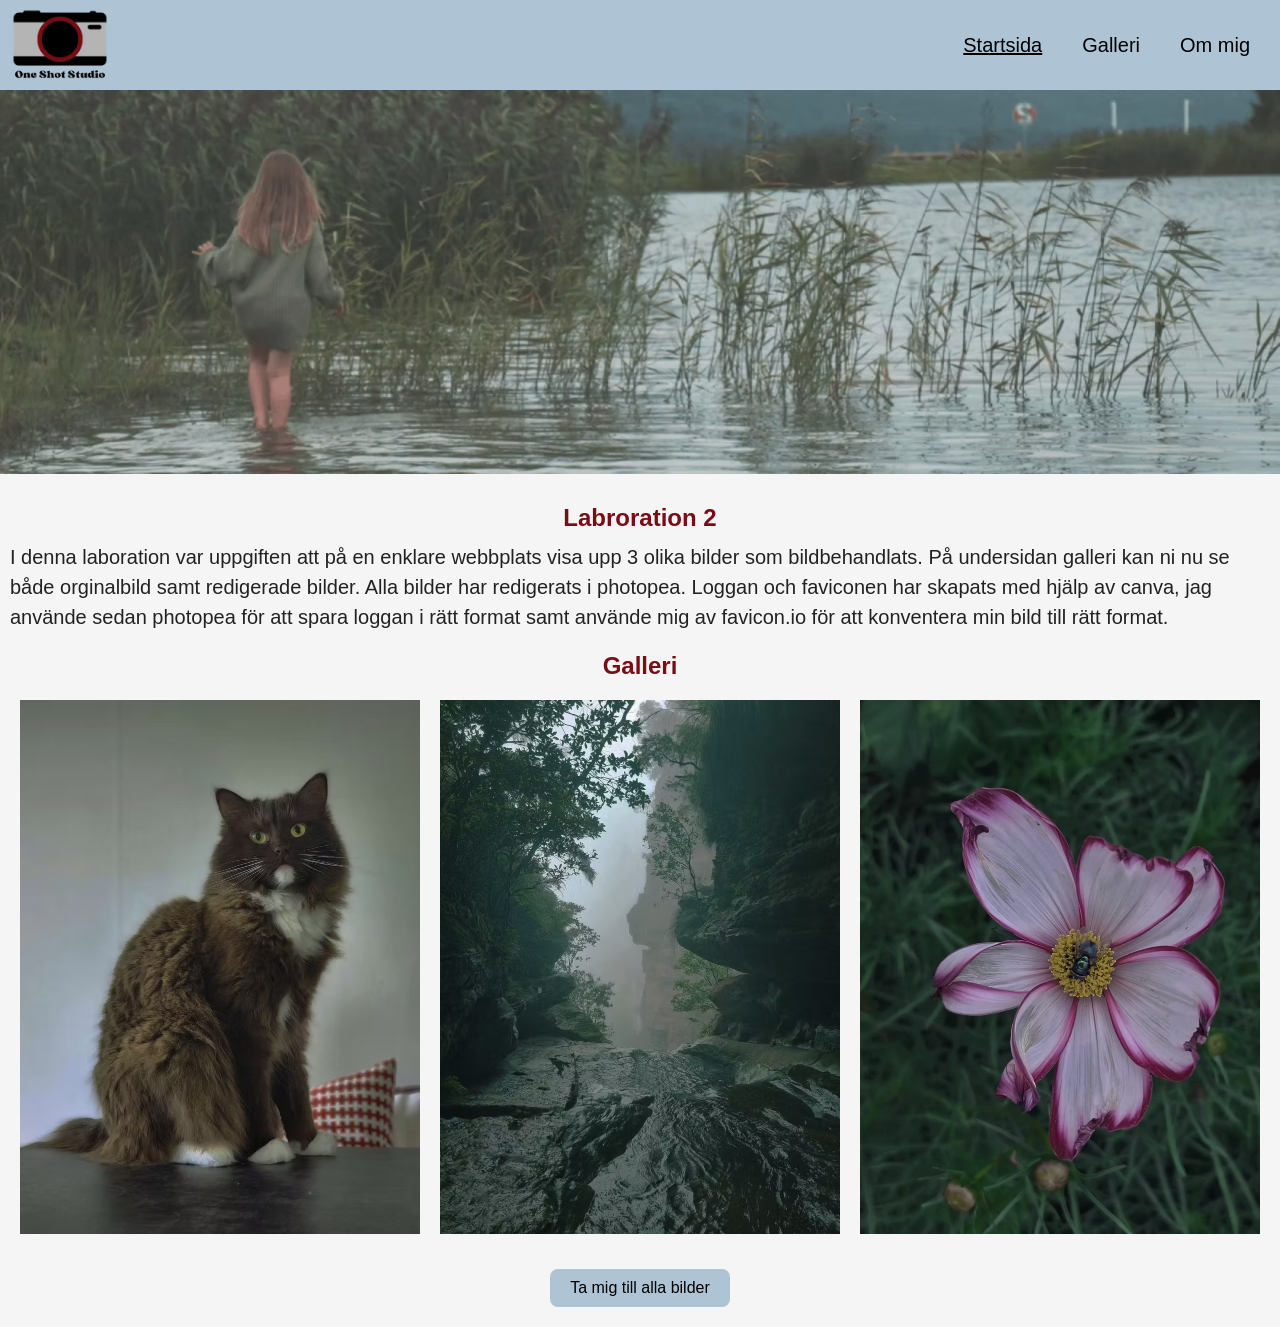
<file: index.html>
<!DOCTYPE html>
<html lang="sv">

<head>
    <meta charset="UTF-8">
    <meta name="viewport" content="width=device-width, initial-scale=1.0">
    <title>One shot studio</title>
    <link rel="stylesheet" href="css/style.css">
    <link rel="icon" type="image/png" sizes="32x32" href="images/favicon.png">
    <link rel="icon" type="image/png" sizes="16x16" href="images/favicon.ico">
</head>

<body>

    <!--Header-->
    <header>
        <div class="logo">
            <a href="index.html">
                <img src="images/logo.svg" width="100" height="70" alt="logotyp för one shot studio">
            </a>
        </div>
        <button class="menu-toggle">☰</button>
        <nav class="header-nav">
            <ul>
                <li><a href="index.html" aria-current="page">Startsida</a></li>
                <li><a href="gallery.html">Galleri</a></li>
                <li><a href="aboutme.html">Om mig</a></li>
            </ul>
        </nav>
    </header>

    <main>
        <picture class="hero">
            <source type="image/avif"
                srcset="images/header-800.avif 800w, images/header-1600.avif 1600w, images/header-2400.avif 2400w"
                sizes="100vw">
            <img src="images/header-800.jpg"
                srcset="images/header-800.jpg 800w, images/header-1600.jpg 1600w, images/header-2400.jpg 2400w"
                sizes="100vw" width="800" height="1067" alt="flicka som går i vattnet bland vassen">
        </picture>

        <section class="info">
            <h1>Labroration 2</h1>
            <p>I denna laboration var uppgiften att på en enklare webbplats visa upp 3 olika bilder som bildbehandlats.
                På
                undersidan galleri kan ni nu se både orginalbild samt redigerade bilder. Alla bilder har redigerats i
                photopea.
                Loggan och faviconen har skapats med hjälp av canva, jag använde sedan photopea för att spara loggan i
                rätt
                format samt använde mig av favicon.io för att konventera min bild till rätt format. </p>
        </section>
        <section class="gallery-section">
            <h2>Galleri</h2>
            <div class="start-gallery">
                <picture>
                    <source type="image/avif"
                        srcset="images/bildserie001-800.avif 800w, images/bildserie001-1600.avif 1600w, images/bildserie001-2400.avif 2400w"
                        width="800" height="1067" sizes="800px">
                    <img src="images/bildserie001-800.jpg"
                        srcset="images/bildserie001-800.jpg 800w, images/bildserie001-1600.jpg 1600w, images/bildserie001-2400.jpg 2400w"
                        sizes="800px" width="800" height="1067" loading="lazy"
                        alt="svart och vit katt som sitter på ett bord">
                </picture>
                <picture>
                    <source type="image/avif"
                        srcset="images/bildserie002-800.avif 800w, images/bildserie002-1600.avif 1600w, images/bildserie002-2400.avif 2400w"
                        width="800" height="1067" sizes="800px">
                    <img src="images/bildserie002-800.jpg"
                        srcset="images/bildserie002-800.jpg 800w, images/bildserie002-1600.jpg 1600w, images/bildserie002-2400.jpg 2400w"
                        sizes="800px" width="800" height="1067" loading="lazy"
                        alt="Dimma omger höga klippväggar och tät grönska medan vatten rinner över klipporna.">
                </picture>
                <picture>
                    <source type="image/avif"
                        srcset="images/bildserie003-800.avif 800w, images/bildserie003-1600.avif 1600w, images/bildserie003-2400.avif 2400w"
                        width="800" height="1067" sizes="800px">
                    <img src="images/bildserie003-800.jpg"
                        srcset="images/bildserie003-800.jpg 800w, images/bildserie003-1600.jpg 1600w, images/bildserie003-2400.jpg 2400w"
                        sizes="800px" width="800" height="1067" loading="lazy"
                        alt="vit blomma med lila kanter med en fluga i mitten">
                </picture>
            </div>
            <a href="gallery.html" class="btn">Ta mig till alla bilder</a>
        </section>

    </main>
    <script src="js/main.js" defer></script>
</body>

</html>
</file>
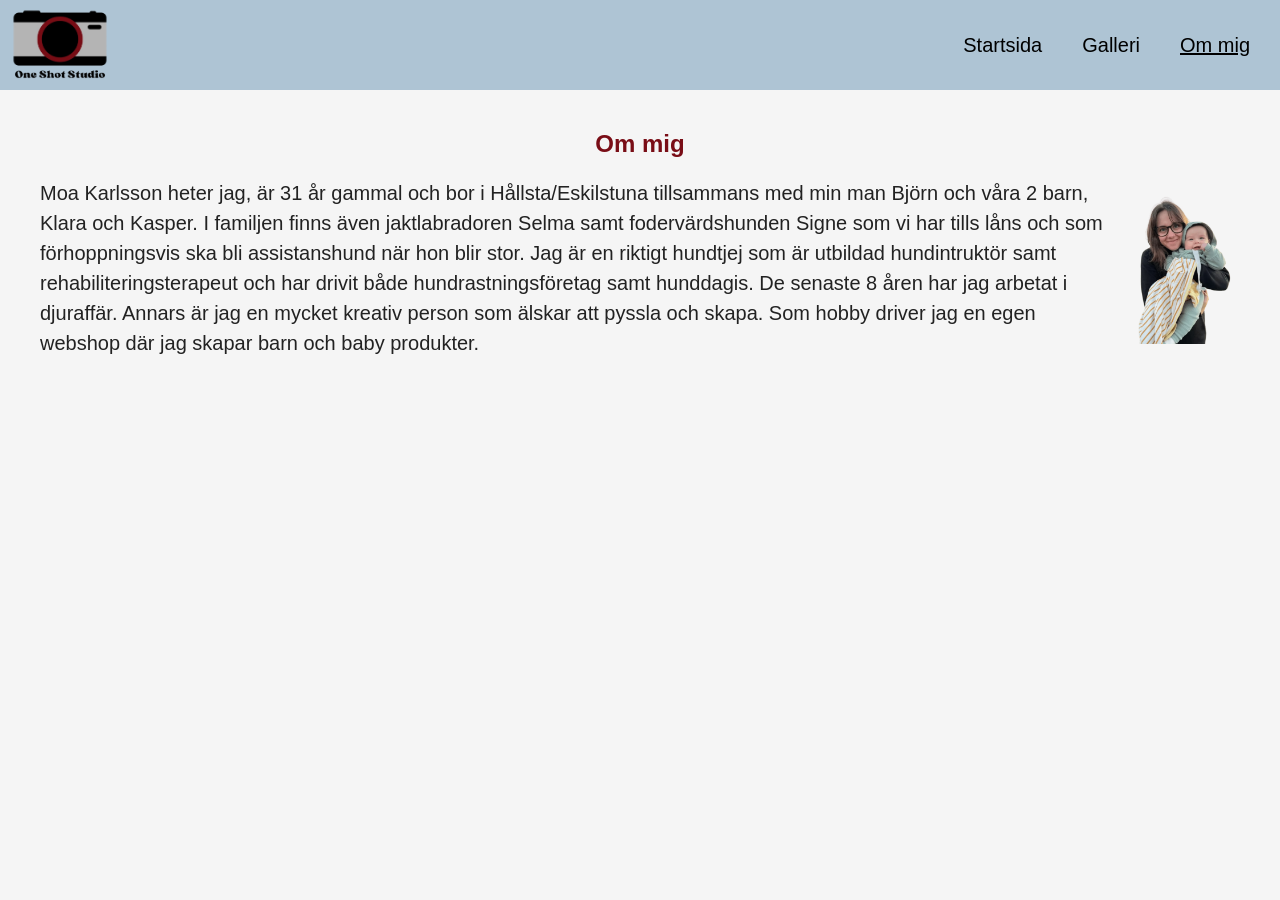
<file: aboutme.html>
<!DOCTYPE html>
<html lang="sv">

<head>
    <meta charset="UTF-8">
    <meta name="viewport" content="width=device-width, initial-scale=1.0">
    <title>Om mig</title>
    <link rel="stylesheet" href="css/style.css">
    <link rel="icon" type="image/png" sizes="32x32" href="images/favicon.png">
    <link rel="icon" type="image/png" sizes="16x16" href="images/favicon.ico">
</head>

<body>
    <!--Header-->
    <header>
        <div class="logo">
            <a href="index.html">
                <img src="images/logo.svg" alt="logotyp för one shot studio">
            </a>
        </div>
        <button class="menu-toggle">☰</button>
        <nav class="header-nav">
            <ul>
                <li><a href="index.html">Startsida</a></li>
                <li><a href="gallery.html">Galleri</a></li>
                <li><a href="aboutme.html" aria-current="page">Om mig</a></li>
            </ul>
        </nav>
    </header>
    <main>
        <section class="aboutme">
            <h1>Om mig</h1>
            <div>
                <p>Moa Karlsson heter jag, är 31 år gammal och bor i Hållsta/Eskilstuna tillsammans med min man Björn
                    och
                    våra 2
                    barn, Klara och Kasper. I familjen finns även jaktlabradoren Selma samt fodervärdshunden Signe som
                    vi
                    har
                    tills låns och som förhoppningsvis ska bli assistanshund när hon blir stor. Jag är en riktigt
                    hundtjej
                    som
                    är
                    utbildad hundintruktör samt rehabiliteringsterapeut och har drivit både hundrastningsföretag samt
                    hunddagis.
                    De senaste 8 åren har jag arbetat i djuraffär.
                    Annars är jag en mycket kreativ person som älskar att pyssla och skapa. Som hobby driver jag en egen
                    webshop där jag skapar barn och baby produkter.</p>
                <picture>
                    <source type="image/avif"
                        srcset="images/portrait-800.avif 800w, images/portrait-1600.avif 1600w, images/portrait-2400.avif 2400w"
                        width="800" height="1067" sizes="800px">
                    <img src="images/portraitJPG-800.jpg"
                        srcset="images/portraitJPG-800.jpg 800w, images/portraitJPG-1600.jpg 1600w, images/portraitJPG-2400.jpg 2400w"
                        sizes="(min-width: 800px) 800px, 100vw" loading="lazy" width="800" height="1067"
                        alt="porträtt på en kvinna som håller i ett litet barn">
                </picture>
            </div>
        </section>
    </main>
    <script src="js/main.js" defer></script>
</body>

</html>
</file>
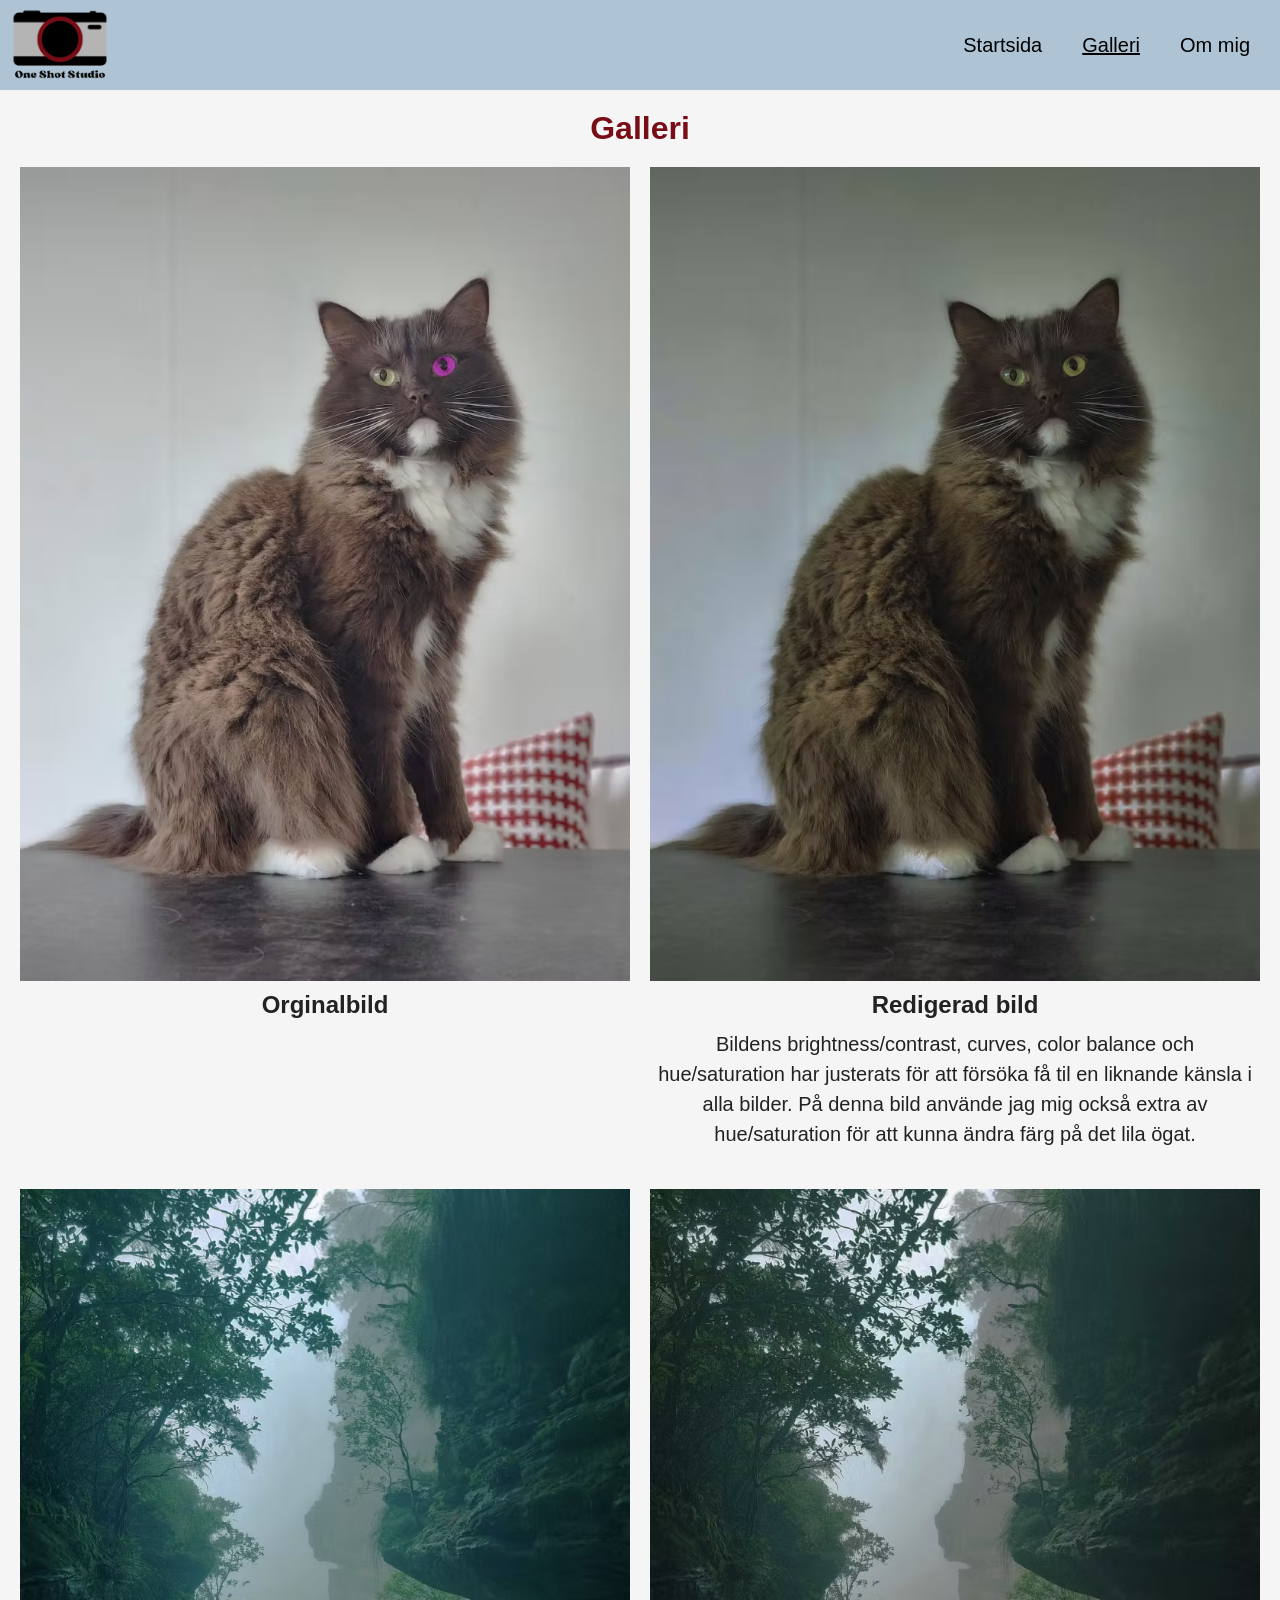
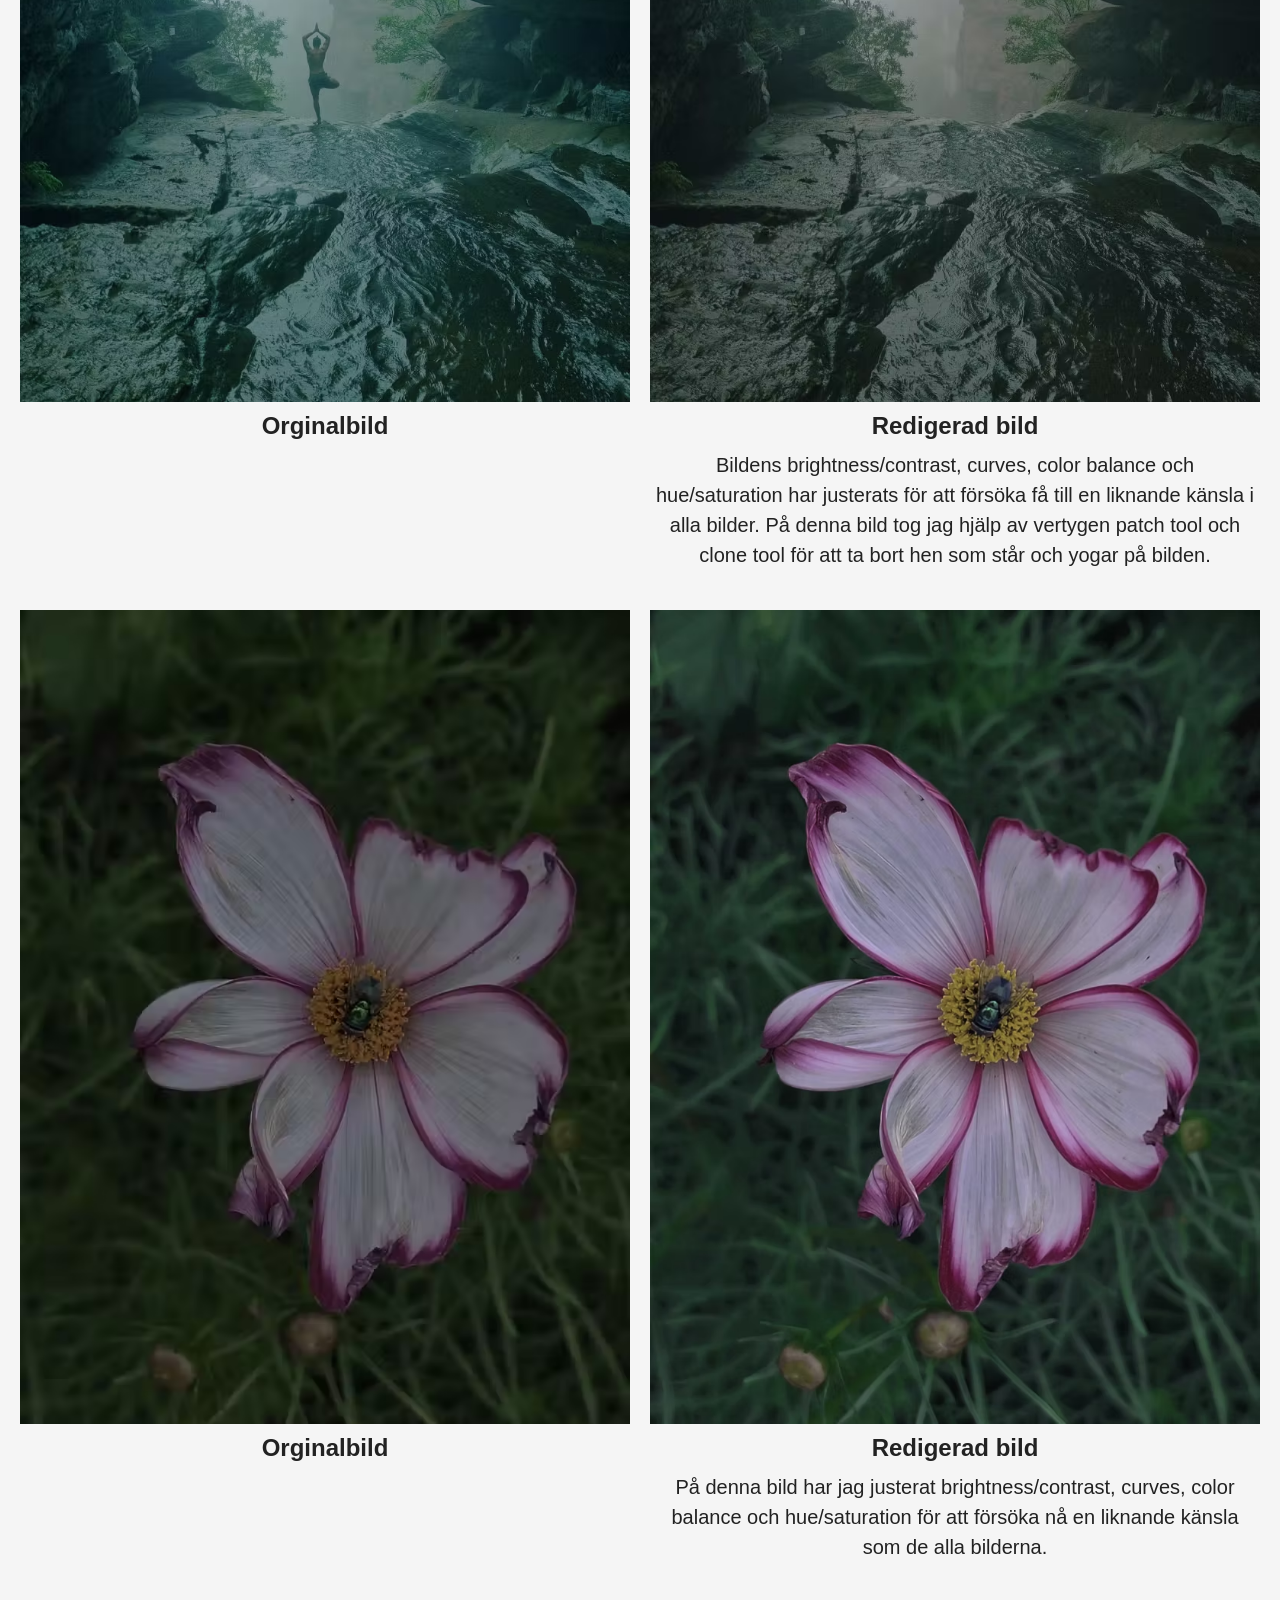
<file: gallery.html>
<!DOCTYPE html>
<html lang="sv">

<head>
    <meta charset="UTF-8">
    <meta name="viewport" content="width=device-width, initial-scale=1.0">
    <title>Galleri</title>
    <link rel="stylesheet" href="css/style.css">
    <link rel="icon" type="image/png" sizes="32x32" href="images/favicon.png">
    <link rel="icon" type="image/png" sizes="16x16" href="images/favicon.ico">
</head>


<body>
    <!--Header-->
    <header>
        <div class="logo">
            <a href="index.html">
                <img src="images/logo.svg" alt="logotyp för one shot studio">
            </a>
        </div>
        <button class="menu-toggle">☰</button>
        <nav class="header-nav">
            <ul>
                <li><a href="index.html">Startsida</a></li>
                <li><a href="gallery.html" aria-current="page">Galleri</a></li>
                <li><a href="aboutme.html">Om mig</a></li>
            </ul>
        </nav>
    </header>
    <main>
        <h1>Galleri</h1>
        <div class="image-comparison">
            <article>
                <picture>
                    <source type="image/avif"
                        srcset="images/katt-800.avif 800w, images/katt-1600.avif 1600w, images/katt-2400.avif 2400w"
                        width="800" height="1067" sizes="800px">
                    <img src="images/katt-800.jpg"
                        srcset="images/katt-800.jpg 800w, images/katt-1600.jpg 1600w, images/katt-2400.jpg 2400w"
                        sizes="(min-width: 800px) 800px, 100vw" loading="lazy" width="800" height="1067"
                        alt="svart och vit katt som sitter på ett bord, ena ögat är lila">
                </picture>
                <h2>Orginalbild</h2>
            </article>
            <article>
                <picture>
                    <source type="image/avif"
                        srcset="images/bildserie001-800.avif 800w, images/bildserie001-1600.avif 1600w, images/bildserie001-2400.avif 2400w"
                        width="800" height="1067" sizes="800px">
                    <img src="images/bildserie001-800.jpg"
                        srcset="images/bildserie001-800.jpg 800w, images/bildserie001-1600.jpg 1600w, images/bildserie001-2400.jpg 2400w"
                        sizes="(min-width: 800px) 800px, 100vw" loading="lazy" width="800" height="1067"
                        alt="svart och vit katt som sitter på ett bord">
                </picture>
                <h2>Redigerad bild</h2>
                <p>Bildens brightness/contrast, curves, color balance och hue/saturation har justerats för att försöka
                    få til en
                    liknande känsla i alla bilder. På denna bild använde jag mig också extra av hue/saturation för att
                    kunna
                    ändra färg på det lila ögat. </p>
            </article>
        </div>
        <div class="image-comparison">
            <article>
                <picture>
                    <source type="image/avif"
                        srcset="images/vatten-800.avif 800w, images/vatten-1600.avif 1600w, images/vatten-2400.avif 2400w"
                        width="800" height="1067" sizes="800px">
                    <img src="images/vatten-800.jpg"
                        srcset="images/vatten-800.jpg 800w, images/vatten-1600.jpg 1600w, images/vatten-2400.jpg 2400w"
                        sizes="(min-width: 800px) 800px, 100vw" loading="lazy" width="800" height="1067"
                        alt="Dimma omger höga klippväggar och tät grönska medan någon står i yoga pose där vattnet rinner ned över klipporna.">
                </picture>
                <h2>Orginalbild</h2>
            </article>
            <article>
                <picture>
                    <source type="image/avif"
                        srcset="images/bildserie002-800.avif 800w, images/bildserie002-1600.avif 1600w, images/bildserie002-2400.avif 2400w"
                        width="800" height="1067" sizes="800px">
                    <img src="images/bildserie002-800.jpg"
                        srcset="images/bildserie002-800.jpg 800w, images/bildserie002-1600.jpg 1600w, images/bildserie002-2400.jpg 2400w"
                        sizes="(min-width: 800px) 800px, 100vw" loading="lazy" width="800" height="1067"
                        alt="Dimma omger höga klippväggar och tät grönska medan vatten rinner över klipporna.">
                </picture>
                <h2>Redigerad bild</h2>
                <p>Bildens brightness/contrast, curves, color balance och hue/saturation har justerats för att försöka
                    få till
                    en liknande känsla i alla bilder. På denna bild tog jag hjälp av vertygen patch tool och clone tool
                    för att
                    ta bort hen som står och yogar på bilden. </p>
            </article>
        </div>
        <div class="image-comparison">
            <article>
                <picture>
                    <source type="image/avif"
                        srcset="images/blomma-800.avif 800w, images/blomma-1600.avif 1600w, images/blomma-2400.avif 2400w"
                        width="800" height="1067" sizes="800px">
                    <img src="images/blomma-800.jpg"
                        srcset="images/blomma-800.jpg 800w, images/blomma-1600.jpg 1600w, images/blomma-2400.jpg 2400w"
                        sizes="(min-width: 800px) 800px, 100vw" loading="lazy" width="800" height="1067"
                        alt="vit blomma med lila vanter med en fluga mitt i">
                </picture>
                <h2>Orginalbild</h2>
            </article>
            <article>
                <picture>
                    <source type="image/avif"
                        srcset="images/bildserie003-800.avif 800w, images/bildserie003-1600.avif 1600w, images/bildserie003-2400.avif 2400w"
                        width="800" height="1067" sizes="800px">
                    <img src="images/bildserie003-800.jpg"
                        srcset="images/bildserie003-800.jpg 800w, images/bildserie003-1600.jpg 1600w, images/bildserie003-2400.jpg 2400w"
                        sizes="(min-width: 800px) 800px, 100vw" loading="lazy" width="800" height="1067"
                        alt="vit blomma med lila vanter med en fluga mitt i">
                </picture>
                <h2>Redigerad bild</h2>
                <p>På denna bild har jag justerat brightness/contrast, curves, color balance och hue/saturation för att
                    försöka
                    nå en liknande känsla som de alla bilderna. </p>
            </article>
        </div>
    </main>


    <script src="js/main.js" defer></script>
</body>

</html>
</file>
<file: css/style.css>
/* GRUNDINSTÄLLNINGAR */

* {
    margin: 0;
    padding: 0;
    box-sizing: border-box;
}

html {
    scroll-behavior: smooth;
}

body {
    background-color: whitesmoke;
    font-family: Helvetica, Arial, sans-serif;
    padding-bottom: 20px;
    color: #222;
}

p {
    line-height: 1.5;
}

img {
    display: block;
    max-width: 100%;
    height: auto;
}

h1 {
    color: #790D16;
    text-align: center;
    margin-top: 20px;
}

/* HEADER */

header {
    background-color: #AEC4D4;
    display: flex;
    justify-content: space-between;
    align-items: center;
    flex-wrap: wrap;
    padding: 10px;
}

.logo img {
    width: 100px;
    height: 70px;
}

/* MOBILMENY */

.header-nav {
    display: none;
    width: 100%;
}

.header-nav.open {
    display: flex;
    flex-direction: column;
}

.header-nav ul {
    list-style: none;
    display: flex;
    flex-direction: column;
}

.header-nav li {
    padding-block: 8px;
}

.header-nav a {
    color: #000;
    text-decoration: none;
}

.header-nav a[aria-current="page"] {
    text-decoration: underline;
}

.header-nav a:hover,
.header-nav a:focus-visible {
    text-decoration: underline;
}

.menu-toggle {
    cursor: pointer;
    background-color: transparent;
    border: 0;
    font-size: 20px;
    padding: 10px 15px;
}

/* STARTSIDA */

.hero {
    opacity: 0.90;
}

.hero img {
    width: 100%;
    height: auto;
}

.info {
    padding: 10px;
}

.info h1 {
    padding-bottom: 10px;
}

.gallery-section {
    text-align: center;
    padding-top: 10px;
    color: #790D16;
}

.start-gallery {
    display: grid;
    grid-template-columns: 1fr;
    gap: 20px;
    padding: 20px;
}

.start-gallery picture {
    display: block;
}

.start-gallery img {
    width: 100%;
    height: auto;
}

.btn {
    background-color: #AEC4D4;
    color: #000;
    display: inline-block;
    margin-top: 15px;
    padding: 10px 20px;
    border-radius: 8px;
    cursor: pointer;
    text-decoration: none;
}

.btn:hover,
.btn:focus-visible {
    background-color: #91ADC2;
}

/* GALLERI */

.image-comparison {
    padding: 20px;
    display: flex;
    flex-direction: column;
    gap: 20px;
}

.image-comparison article {
    min-width: 0;
}

.image-comparison p {
    text-align: center;
    padding-top: 10px;
}

.image-comparison h2 {
    padding-top: 10px;
}

/* OM MIG*/

.aboutme {
    padding: 20px;
}

.aboutme>div {
    padding: 20px;
}

/* STÖRRE SKÄRMAR */
@media (min-width: 768px) {

    p {
        font-size: 20px;
    }

    /* Navigation */

    .menu-toggle {
        display: none;
    }

    .header-nav {
        display: flex;
        width: auto;
        align-items: center;
        padding-right: 20px;
    }

    .header-nav ul {
        flex-direction: row;
        gap: 40px;
        font-size: 20px;
    }

    /* Startsida */

    .start-gallery {
        grid-template-columns: repeat(3, minmax(0, 1fr));
    }

    /* Galleri */

    .image-comparison {
        flex-direction: row;
    }

    .image-comparison article {
        flex: 1 0 200px;
        display: flex;
        flex-direction: column;
        align-items: center;
    }

    /* Om mig */

    .aboutme>div {
        display: flex;
        justify-content: center;
        align-items: center;
        gap: 16px;
    }

    .aboutme img {
        min-width: 0;
        width: 100%;
        max-width: 600px;
        object-fit: contain;
    }
}
</file>
